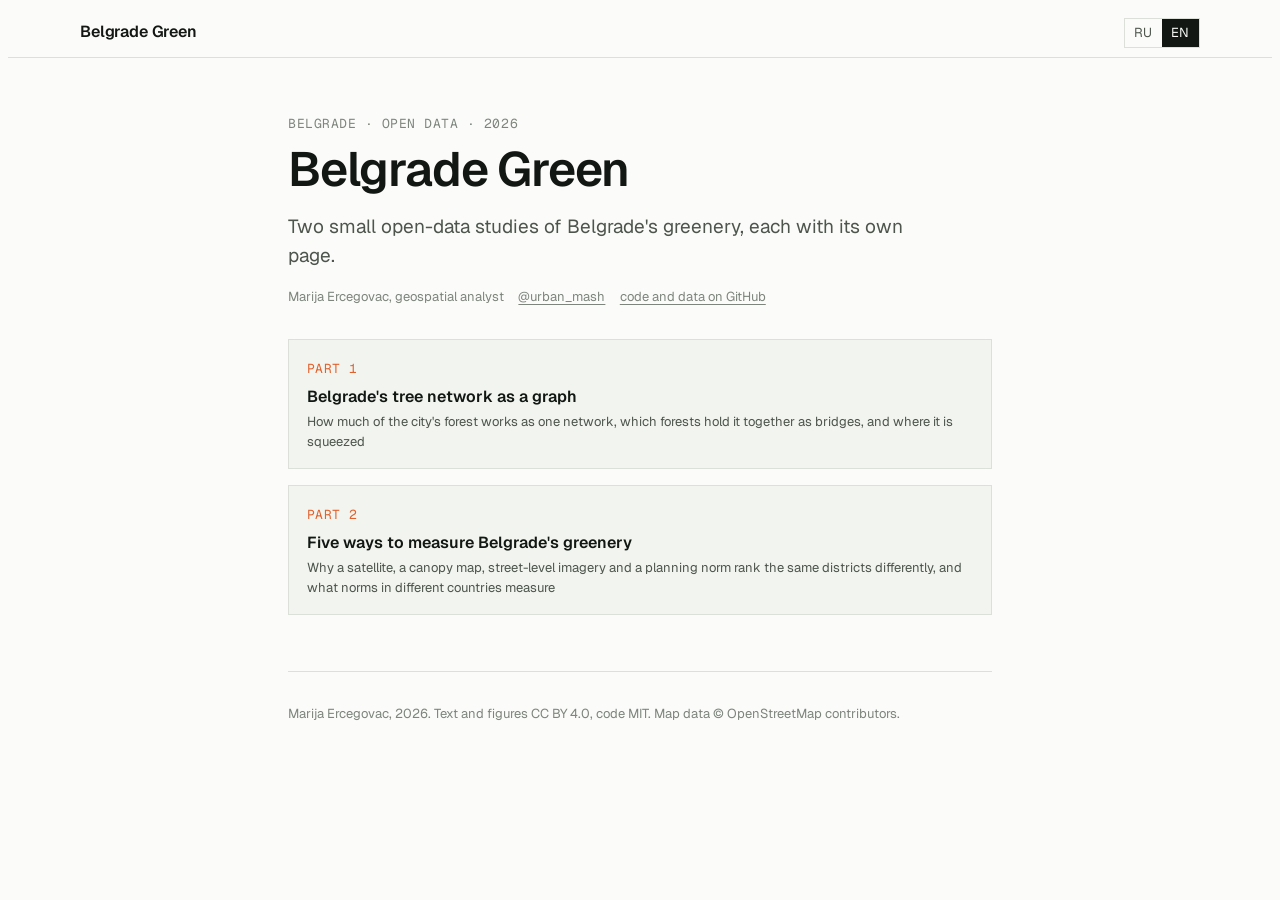
<file: docs/index.html>
<!doctype html>
<html lang="ru">
<head>
<meta charset="utf-8">
<meta name="viewport" content="width=device-width, initial-scale=1, viewport-fit=cover">
<title>Зелёный Белград</title>
<meta name="description" content="Two small open-data studies of Belgrade's greenery: the tree network as a graph, and five ways to measure greenery.">
<link rel="preconnect" href="https://fonts.googleapis.com">
<link rel="preconnect" href="https://fonts.gstatic.com" crossorigin>
<link rel="stylesheet" href="https://fonts.googleapis.com/css2?family=Geist:wght@400;500;600&family=Geist+Mono:wght@400;500&display=swap">
<style>/* Layout: one reading column (~68ch) with full-bleed map panels; a sticky bar carries the language switch. */
:root {
  --bg: #fbfcfa; --surface: #f1f4ef; --fg: #131713; --fg-2: #4d554c; --muted: #7d857c; --rule: #dbe1d8;
  --accent: #e2602b; --blue: #2a78d6; --aqua: #1baf7a;
  --patch: #9ccb88; --patch-2: #5f9e50; --water: #dde7ee; --road: #d3d7cf; --unit: #a9b0a6;
  --grey-mark: #c6cbc2;
  --g1: #b2d6a1; --g2: #8cc178; --g3: #63a752; --g4: #3f8a36; --g5: #246c24; --g6: #124d17;
  --sans: "Geist", -apple-system, BlinkMacSystemFont, "Segoe UI", system-ui, sans-serif;
  --mono: "Geist Mono", ui-monospace, SFMono-Regular, Menlo, Consolas, monospace;
  --step--1: 0.8125rem; --step-0: 1rem; --step-1: 1.1875rem; --step-2: 1.5rem; --step-3: 2.125rem; --step-4: 3rem;
}
@media (prefers-color-scheme: dark) { :root:not([data-theme="light"]) {
  --bg: #111411; --surface: #191d19; --fg: #edf1ea; --fg-2: #b6beb3; --muted: #858d83; --rule: #2a312a;
  --accent: #f0814f; --blue: #4a93ea; --aqua: #22b884;
  --patch: #4c7f42; --patch-2: #78b766; --water: #1d2a33; --road: #333a33; --unit: #5d665b; --grey-mark: #3f463e;
  --g1: #2f5a2a; --g2: #3f7a37; --g3: #569d49; --g4: #78b766; --g5: #9fd08b; --g6: #c8e8b8;
  color-scheme: dark; } }
:root[data-theme="dark"] {
  --bg: #111411; --surface: #191d19; --fg: #edf1ea; --fg-2: #b6beb3; --muted: #858d83; --rule: #2a312a;
  --accent: #f0814f; --blue: #4a93ea; --aqua: #22b884;
  --patch: #4c7f42; --patch-2: #78b766; --water: #1d2a33; --road: #333a33; --unit: #5d665b; --grey-mark: #3f463e;
  --g1: #2f5a2a; --g2: #3f7a37; --g3: #569d49; --g4: #78b766; --g5: #9fd08b; --g6: #c8e8b8;
  color-scheme: dark; }
* { box-sizing: border-box; }
body { background: var(--bg); color: var(--fg); font-family: var(--sans); font-size: var(--step-0); line-height: 1.55;
  -webkit-font-smoothing: antialiased; }
html[data-lang="ru"] [lang="en"], html[data-lang="en"] [lang="ru"] { display: none !important; }
a { color: inherit; text-decoration-color: var(--muted); text-underline-offset: 0.2em; }
a:hover { text-decoration-color: var(--fg); }
a:focus-visible, button:focus-visible, th:focus-visible { outline: 2px solid var(--blue); outline-offset: 2px; }
.bar { position: sticky; top: env(safe-area-inset-top, 0px); z-index: 3000; background: var(--bg);
  border-bottom: 1px solid var(--rule); }
.bar-in { max-width: 72rem; margin: 0 auto; padding: 0.6rem 16px; display: flex; gap: 1rem; align-items: center;
  justify-content: space-between; flex-wrap: wrap; }
.bar nav { display: flex; gap: 1.1rem; flex-wrap: wrap; font-size: var(--step--1); color: var(--fg-2); }
.bar nav a { text-decoration: none; }
.brand { font-weight: 600; letter-spacing: -0.01em; }
.lang { display: inline-flex; border: 1px solid var(--rule); }
.lang button { font: inherit; font-size: var(--step--1); background: transparent; color: var(--fg-2); border: 0;
  padding: 0.25rem 0.6rem; cursor: pointer; }
.lang button[aria-pressed="true"] { background: var(--fg); color: var(--bg); }
main { padding-inline: 16px; }
.col { max-width: 44rem; margin: 0 auto; }
.wide { max-width: 72rem; margin: 0 auto; }
header.hero { padding-block: 3.5rem 1.5rem; }
.eyebrow { font-family: var(--mono); font-size: var(--step--1); color: var(--muted); letter-spacing: 0.04em;
  text-transform: uppercase; }
h1 { font-size: clamp(2rem, 1.2rem + 3.2vw, var(--step-4)); line-height: 1.08; letter-spacing: -0.025em;
  font-weight: 600; margin: 0.6rem 0 1rem; text-wrap: balance; }
h2 { font-size: var(--step-3); line-height: 1.15; letter-spacing: -0.02em; font-weight: 600; margin: 0 0 0.75rem;
  text-wrap: balance; }
h3 { font-size: var(--step-1); font-weight: 600; margin: 2rem 0 0.5rem; text-wrap: balance; }
p { margin: 0 0 1rem; }
.lede { font-size: var(--step-1); color: var(--fg-2); max-width: 40rem; }
.byline { font-size: var(--step--1); color: var(--muted); display: flex; gap: 0.9rem; flex-wrap: wrap; }
section.part { padding-block: 3rem 1rem; border-top: 1px solid var(--rule); }
.part-num { font-family: var(--mono); color: var(--accent); font-size: var(--step--1); letter-spacing: 0.04em; }
.statement { display: grid; grid-template-columns: repeat(auto-fit, minmax(13rem, 1fr)); gap: 1.25rem 2rem;
  margin: 1.75rem 0 1.5rem; }
.stat .v { font-size: var(--step-3); font-weight: 600; letter-spacing: -0.02em; line-height: 1.1; }
.stat .v small { font-size: var(--step-1); font-weight: 500; color: var(--fg-2); }
.stat .l { font-size: var(--step--1); color: var(--fg-2); margin-top: 0.25rem; }
.mapbox { position: relative; margin: 1.5rem auto; max-width: 72rem; }
.map { height: min(78vh, 46rem); background: var(--surface); border: 1px solid var(--rule); }
.map-legend { display: flex; gap: 0.6rem 1.4rem; flex-wrap: wrap; font-size: var(--step--1); color: var(--fg-2);
  margin-top: 0.6rem; align-items: center; }
.sw { display: inline-block; width: 0.85rem; height: 0.85rem; vertical-align: -0.1rem; margin-right: 0.35rem; }
.sw.diamond { transform: rotate(45deg) scale(0.75); }
.ramp { display: inline-block; width: 8rem; height: 0.6rem; vertical-align: 0; margin: 0 0.4rem; }
.caption { font-size: var(--step--1); color: var(--muted); }
ol.findings { list-style: none; counter-reset: f; padding: 0; margin: 1.5rem 0; display: grid; gap: 1.1rem; }
ol.findings li { counter-increment: f; display: grid; grid-template-columns: 2rem 1fr; gap: 0.5rem; }
ol.findings li::before { content: counter(f); font-family: var(--mono); color: var(--muted); font-size: var(--step--1);
  padding-top: 0.2rem; }
ol.findings b { font-weight: 600; }
.chart { margin: 1.5rem 0; }
.chart svg { display: block; width: 100%; height: auto; overflow: visible; }
.chart text { font-family: var(--sans); }
.chart text:not([fill]) { fill: var(--fg-2); }
.chart .maperr { min-height: 6rem; }
.tip { position: absolute; pointer-events: none; z-index: 3500; background: var(--bg); color: var(--fg); border: 1px solid var(--rule);
  font-size: var(--step--1); padding: 0.4rem 0.55rem; line-height: 1.4; max-width: 18rem;
  box-shadow: 0 2px 10px rgba(0,0,0,0.08); }
.tip[hidden] { display: none; }
.tablewrap { overflow-x: auto; margin: 1.5rem 0; }
table { border-collapse: collapse; width: 100%; font-size: var(--step--1); font-variant-numeric: tabular-nums; }
th, td { text-align: right; padding: 0.45rem 0.6rem; border-bottom: 1px solid var(--rule); white-space: nowrap; }
th:first-child, td:first-child { text-align: left; }
th { font-weight: 500; color: var(--fg-2); cursor: pointer; user-select: none; vertical-align: bottom; }
th[aria-sort] { color: var(--fg); }
td .rk { color: var(--muted); font-family: var(--mono); margin-left: 0.35rem; font-size: 0.75rem; }
td.best { font-weight: 600; }
.ruler { margin: 1.25rem 0 1.75rem; }
.ruler svg { width: 100%; height: auto; display: block; }
.norms { display: grid; gap: 1.1rem; margin: 1.25rem 0; }
.norm h4 { margin: 0 0 0.3rem; font-size: var(--step-0); font-weight: 600; }
.norm ul { margin: 0; padding-left: 1.1rem; color: var(--fg-2); }
.norm li { margin: 0.15rem 0; }
.figure { margin: 1.5rem 0; }
.figure img { display: block; width: 100%; max-width: 34rem; border: 1px solid var(--rule); }
.callout { border-left: 2px solid var(--accent); padding: 0.2rem 0 0.2rem 1rem; margin: 1.5rem 0; color: var(--fg-2); }
.meta-grid { display: grid; grid-template-columns: repeat(auto-fit, minmax(15rem, 1fr)); gap: 1.5rem; margin: 1.5rem 0; }
.meta-grid div { min-width: 0; }
.meta-grid h4 { margin: 0 0 0.4rem; font-size: var(--step--1); font-family: var(--mono); color: var(--muted);
  font-weight: 500; text-transform: uppercase; letter-spacing: 0.04em; }
.meta-grid p, .meta-grid ul { font-size: var(--step--1); color: var(--fg-2); margin: 0; }
.meta-grid ul { padding-left: 1rem; }
footer { border-top: 1px solid var(--rule); margin-top: 3rem; padding-block: 2rem 3rem; font-size: var(--step--1);
  color: var(--muted); }
.leaflet-container { background: var(--surface); font-family: var(--sans); }
.leaflet-tooltip.gtip { white-space: normal; width: max-content; max-width: min(18rem, calc(100vw - 48px));
  background: var(--bg); color: var(--fg); border: 1px solid var(--rule); border-radius: 0;
  box-shadow: 0 2px 10px rgba(0,0,0,0.08); font-size: var(--step--1); line-height: 1.4; padding: 0.35rem 0.5rem; }
.leaflet-tooltip.gtip::before { display: none; }
@media (max-width: 36rem) { .maplabel { display: none; } }
.maplabel { font-size: 0.72rem; font-weight: 500; color: var(--fg); white-space: nowrap; text-shadow: 0 0 3px var(--bg),
  0 0 3px var(--bg), 0 0 3px var(--bg); pointer-events: none; }
.diamond-ic { width: 12px; height: 12px; background: var(--fg); transform: rotate(45deg); outline: 2px solid var(--bg); }
.leaflet-control-zoom a { background: var(--bg) !important; color: var(--fg) !important; border-color: var(--rule) !important; }
.leaflet-control-attribution { background: color-mix(in srgb, var(--bg) 85%, transparent) !important; color: var(--muted) !important; }
.leaflet-control-attribution a { color: var(--fg-2) !important; }
@media (prefers-reduced-motion: reduce) { * { transition: none !important; animation: none !important; } }
@media (max-width: 40rem) { .bar nav { display: none; } .map { height: 70vh; }
  .bar-in { flex-wrap: nowrap; } .brand { flex: 1; min-width: 0; white-space: nowrap; overflow: hidden; text-overflow: ellipsis; } }
.sibling { display: block; margin: 2rem 0 0; padding: 1rem 1.1rem; border: 1px solid var(--rule); background: var(--surface);
  text-decoration: none; max-width: 40rem; }
.sibling:hover { border-color: var(--fg-2); }
.sibling .k { font-family: var(--mono); font-size: var(--step--1); color: var(--accent); letter-spacing: 0.04em;
  text-transform: uppercase; }
.sibling .t { display: block; font-weight: 600; margin: 0.25rem 0 0.15rem; }
.sibling .d { display: block; font-size: var(--step--1); color: var(--fg-2); }
table.ways td, table.ways th { white-space: normal; vertical-align: top; }
table.ways td:first-child { font-weight: 500; }
table.ways td:nth-child(2), table.ways th:nth-child(2) { text-align: left; }
table.ways th { cursor: default; }
table.ways td:last-child, table.ways th:last-child { white-space: nowrap; }
table.plain th { cursor: default; }
.maperr { display: flex; align-items: center; justify-content: center; height: 100%; padding: 1rem; text-align: center;
  color: var(--fg-2); font-size: var(--step--1); }
</style>
<style>
.cards { display: grid; gap: 1rem; margin: 2rem 0; }
.cards .sibling { margin: 0; max-width: none; }
</style>

</head>
<body>
<div class="bar"><div class="bar-in">
  <div class="brand"><span lang="ru">Зелёный Белград</span><span lang="en">Belgrade Green</span></div>
  <div class="lang" role="group" aria-label="Language" data-aria-ru="Язык" data-aria-en="Language">
    <button type="button" id="lang-ru" data-set-lang="ru">RU</button>
    <button type="button" id="lang-en" data-set-lang="en">EN</button>
  </div>
</div></div>

<main>
<header class="hero col">
  <div class="eyebrow"><span lang="ru">Белград · открытые данные · 2026</span><span lang="en">Belgrade · open data · 2026</span></div>
  <h1><span lang="ru">Зелёный Белград</span><span lang="en">Belgrade Green</span></h1>
  <p class="lede"><span lang="ru">Два небольших исследования зелени Белграда на открытых данных, каждое со своей страницей.</span><span lang="en">Two small open-data studies of Belgrade's greenery, each with its own page.</span></p>
  <div class="byline"><span><span lang="ru">Мария Эрцеговац, геоаналитик</span><span lang="en">Marija Ercegovac, geospatial analyst</span></span>
    <a href="https://t.me/urban_mash">@urban_mash</a>
    <a href="https://github.com/m-erts/belgrade-green"><span lang="ru">код и данные на GitHub</span><span lang="en">code and data on GitHub</span></a></div>
  <div class="cards">
    <a class="sibling" href="connectivity/"><span class="k"><span lang="ru">Часть 1</span><span lang="en">Part 1</span></span>
      <span class="t"><span lang="ru">Лесной каркас Белграда как граф</span><span lang="en">Belgrade's tree network as a graph</span></span>
      <span class="d"><span lang="ru">Какая часть городского леса работает как одна сеть, какие леса держат её как мосты и где она пережата</span><span lang="en">How much of the city's forest works as one network, which forests hold it together as bridges, and where it is squeezed</span></span></a>
    <a class="sibling" href="measures/"><span class="k"><span lang="ru">Часть 2</span><span lang="en">Part 2</span></span>
      <span class="t"><span lang="ru">Пять способов измерить зелень Белграда</span><span lang="en">Five ways to measure Belgrade's greenery</span></span>
      <span class="d"><span lang="ru">Почему спутник, кроны, уличная съёмка и норматив ставят одни и те же районы на разные места, и что нормируют в разных странах</span><span lang="en">Why a satellite, a canopy map, street-level imagery and a planning norm rank the same districts differently, and what norms in different countries measure</span></span></a>
  </div>
</header>
<footer class="col">
  <span lang="ru">Мария Эрцеговац, 2026. Текст и рисунки — CC BY 4.0, код — MIT. Картографические данные © участники OpenStreetMap.</span><span lang="en">Marija Ercegovac, 2026. Text and figures CC BY 4.0, code MIT. Map data © OpenStreetMap contributors.</span>
</footer>
</main>
<div class="tip" id="tip" hidden></div>
<script>/* Shared by both pages: language switch, theme watchers, tooltip, data loading and the base map. */
const BG = (function () {
  const root = document.documentElement;
  const store = { get(k) { try { return localStorage.getItem(k); } catch (e) { return null; } },
                  set(k, v) { try { localStorage.setItem(k, v); } catch (e) {} } };
  const hash = (location.hash || "").replace("#", "");
  let lang = store.get("bg-lang") || ((navigator.language || "en").toLowerCase().startsWith("ru") ? "ru" : "en");
  if (hash === "ru" || hash === "en") lang = hash;
  const titles = { ru: document.title, en: document.title };
  function setLang(l) {
    lang = l; root.dataset.lang = l; root.lang = l; store.set("bg-lang", l);
    document.title = titles[l];
    document.querySelectorAll("[data-aria-ru]").forEach(e => e.setAttribute("aria-label", l === "ru" ? e.dataset.ariaRu : e.dataset.ariaEn));
    document.querySelectorAll("[data-set-lang]").forEach(b => b.setAttribute("aria-pressed", String(b.dataset.setLang === l)));
    window.dispatchEvent(new Event("bg-lang"));
  }
  document.querySelectorAll("[data-set-lang]").forEach(b => b.addEventListener("click", () => setLang(b.dataset.setLang)));
  function setTitles(ru, en) { titles.ru = ru; titles.en = en; document.title = titles[lang]; }

  const css = n => getComputedStyle(root).getPropertyValue(n).trim();
  const T = (ru, en) => (lang === "ru" ? ru : en);
  const fmt = (x, d = 0) => Number(x).toLocaleString(lang === "ru" ? "ru-RU" : "en-GB",
    { minimumFractionDigits: d, maximumFractionDigits: d });
  const tip = document.getElementById("tip");
  function showTip(html, x, y) {
    tip.innerHTML = html; tip.hidden = false;
    const r = tip.getBoundingClientRect();
    const px = Math.min(window.scrollX + x + 14, window.scrollX + document.documentElement.clientWidth - r.width - 8);
    tip.style.left = Math.max(window.scrollX + 8, px) + "px"; tip.style.top = (window.scrollY + y + 14) + "px";
  }
  const hideTip = () => { tip.hidden = true; };
  const themeWatchers = [];
  const onTheme = fn => themeWatchers.push(fn);
  const fire = () => themeWatchers.forEach(f => f());
  window.matchMedia("(prefers-color-scheme: dark)").addEventListener("change", fire);
  new MutationObserver(fire).observe(root, { attributes: true, attributeFilter: ["data-theme"] });
  window.addEventListener("bg-lang", fire);
  const getJSON = p => fetch(p).then(r => { if (!r.ok) throw new Error(p + " " + r.status); return r.json(); });

  function loadError(id, ru = "Не удалось загрузить данные. Обновите страницу.", en = "The data could not be loaded. Please reload the page.") {
    document.getElementById(id).innerHTML = `<div class="maperr"><span lang="ru">${ru}</span><span lang="en">${en}</span></div>`;
  }
  const mapError = id => loadError(id, "Не удалось загрузить карту. Обновите страницу.", "The map could not be loaded. Please reload the page.");

  /* The page can start inside a 0×0 frame (claude.ai renders artifacts that way before showing them). A Leaflet map
     created there fits Belgrade into zero pixels and never recovers, so the map is created only once its box has a
     size, and it re-fits the city whenever the box changes until the reader pans or zooms. */
  function whenSized(el, fn) {
    if (el.clientWidth > 0 && el.clientHeight > 0) { fn(); return; }
    const ro = new ResizeObserver(() => { if (el.clientWidth > 0 && el.clientHeight > 0) { ro.disconnect(); fn(); } });
    ro.observe(el);
  }
  function baseMap(id, ctx, ready) {
    if (typeof L === "undefined") { mapError(id); return; }
    const el = document.getElementById(id);
    whenSized(el, () => {
      const map = L.map(el, { preferCanvas: true, zoomSnap: 0.25, attributionControl: true, scrollWheelZoom: false });
      map.attributionControl.setPrefix(false);
      map.attributionControl.addAttribution("© OpenStreetMap contributors · ESA WorldCover");
      const water = L.geoJSON(ctx.water, { interactive: false });
      const roads = L.geoJSON(ctx.roads, { interactive: false });
      const units = L.geoJSON(ctx.units, { interactive: false });
      function style() {
        water.setStyle({ stroke: false, fillColor: css("--water"), fillOpacity: 1 });
        roads.setStyle({ color: css("--road"), weight: 1, opacity: 1 });
        units.setStyle({ color: css("--unit"), weight: 0.8, fill: false, opacity: 1 });
      }
      const bounds = units.getBounds();
      let fitting = false, moved = false;
      const fit = () => { fitting = true; map.fitBounds(bounds, { padding: [10, 10], animate: false }); fitting = false; };
      fit();  /* the view must exist before canvas layers are added */
      water.addTo(map); roads.addTo(map); units.addTo(map); style(); onTheme(style);
      map.on("movestart zoomstart", () => { if (!fitting) moved = true; });
      new ResizeObserver(() => {
        if (!el.clientWidth || !el.clientHeight) return;
        map.invalidateSize({ pan: false });
        if (!moved) fit();
      }).observe(el);
      map.once("focus", () => map.scrollWheelZoom.enable());
      ready(map);
    });
  }

  setLang(lang);
  return { T, fmt, css, showTip, hideTip, onTheme, getJSON, baseMap, mapError, loadError, setTitles, get lang() { return lang; } };
})();
</script>
<script>BG.setTitles("Зелёный Белград", "Belgrade Green");</script>

</body>
</html>
</file>
